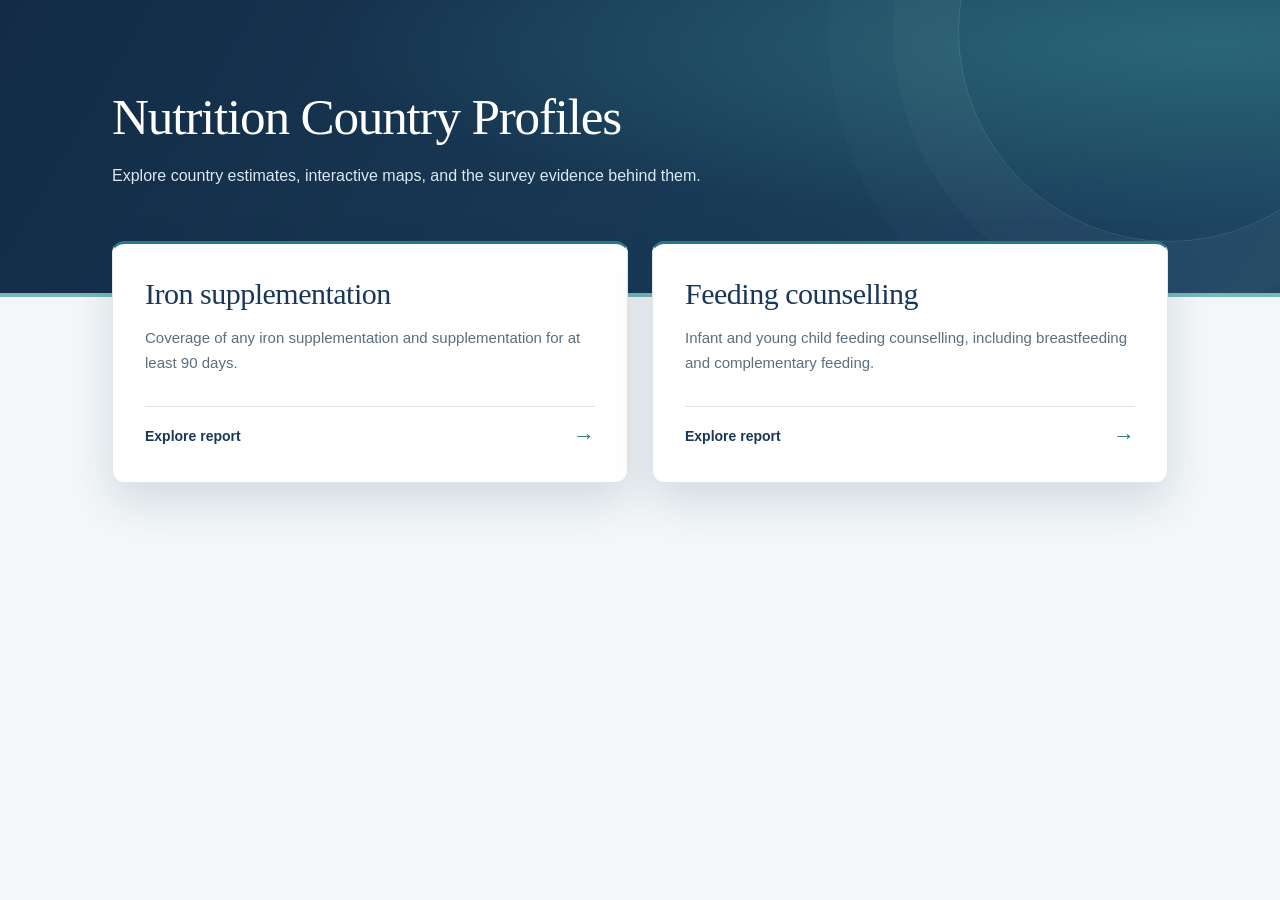
<file: index.html>
<!doctype html>
<html lang="en">
<head>
  <meta charset="utf-8">
  <meta name="viewport" content="width=device-width, initial-scale=1">
  <meta name="description" content="Explore country profiles on iron supplementation and infant and young child feeding counselling.">
  <meta name="theme-color" content="#193858">
  <title>Nutrition Country Profiles</title>
  <link rel="stylesheet" href="site.css">
</head>
<body>
  <a class="skip-link" href="#profiles">Skip to reports</a>
  <header class="hero">
    <div class="container">
      <h1>Nutrition Country Profiles</h1>
      <p>Explore country estimates, interactive maps, and the survey evidence behind them.</p>
    </div>
  </header>
  <main id="profiles" class="container" aria-label="Country profile reports">
    <div class="profile-grid">
      <a class="profile-card" href="iron_country_profiles_20260917_astra.html">
        <h2>Iron supplementation</h2>
        <p>Coverage of any iron supplementation and supplementation for at least 90 days.</p>
        <span class="card-link">Explore report <span aria-hidden="true">&rarr;</span></span>
      </a>
      <a class="profile-card" href="iycf_country_profiles_2026-09-23_astra_v2.html">
        <h2>Feeding counselling</h2>
        <p>Infant and young child feeding counselling, including breastfeeding and complementary feeding.</p>
        <span class="card-link">Explore report <span aria-hidden="true">&rarr;</span></span>
      </a>
    </div>
  </main>
</body>
</html>
</file>
<file: site.css>
:root{--navy:#193858;--navy-deep:#132b46;--ink:#243b50;--muted:#5b6e7d;--line:#dce6eb;--wash:#f3f7f9;--accent:#267a83;--accent-soft:#77b7b8;--hero:linear-gradient(120deg,#132b46,#1d4562);--hero-glow:radial-gradient(ellipse at 95% 15%,#2a6677 0,transparent 52%)}
*{box-sizing:border-box}
body{margin:0;min-height:100vh;min-height:100svh;display:flex;flex-direction:column;background:var(--wash);color:var(--ink);font:16px/1.65 'Segoe UI',-apple-system,BlinkMacSystemFont,Arial,sans-serif}
.container{width:100%;max-width:1120px;margin:0 auto;padding:0 32px}
.hero{position:relative;overflow:hidden;padding:88px 0 104px;color:white;background:var(--hero-glow),var(--hero);border-bottom:4px solid var(--accent-soft)}
.hero:after{content:'';position:absolute;width:420px;height:420px;right:-100px;top:-180px;border:1px solid #ffffff20;border-radius:50%;box-shadow:0 0 0 65px #ffffff06,0 0 0 130px #ffffff04;pointer-events:none}
.hero .container{position:relative;z-index:1}
h1,h2{font-family:Georgia,'Times New Roman',serif;font-weight:400}
h1{margin:0 0 16px;font-size:clamp(36px,4vw,52px);line-height:1.15;letter-spacing:-1.2px;text-wrap:balance}
.hero p{max-width:640px;margin:0;color:#dce8f0}
main.container{flex:1;padding-top:0;padding-bottom:64px}
.profile-grid{position:relative;z-index:1;display:grid;grid-template-columns:repeat(2,minmax(0,1fr));gap:24px;margin-top:-56px}
.profile-card{display:flex;flex-direction:column;padding:32px;border:1px solid var(--line);border-top:3px solid var(--accent);border-radius:12px;background:white;color:inherit;text-decoration:none;box-shadow:0 18px 44px rgba(19,43,70,.14);transition:border-color .18s ease,box-shadow .18s ease,transform .18s ease}
.profile-card:hover{border-color:#84b1b8;box-shadow:0 24px 52px rgba(19,43,70,.18);transform:translateY(-2px)}
h2{margin:0 0 14px;color:var(--navy);font-size:30px;line-height:1.2;letter-spacing:-.5px}
.profile-card p{margin:0 0 30px;color:var(--muted);font-size:15px}
.card-link{display:flex;justify-content:space-between;align-items:center;min-height:44px;margin-top:auto;padding-top:16px;border-top:1px solid var(--line);color:var(--navy);font-size:14px;font-weight:600}
.card-link span{display:inline-flex;align-items:center;height:24px;font-size:22px;line-height:1;font-weight:400;color:var(--accent);transition:transform .18s ease}
.profile-card:hover .card-link span,.profile-card:focus-visible .card-link span{transform:translateX(4px)}
a:focus-visible{outline:3px solid #b77b22;outline-offset:5px}
.skip-link{position:absolute;left:20px;top:-100px;padding:10px 16px;background:white;color:var(--navy);border-radius:6px;z-index:2}
.skip-link:focus{top:12px}
@media(max-width:640px){.container{padding-left:22px;padding-right:22px}.hero{padding:52px 0 72px}h1{font-size:38px;letter-spacing:-.8px}.hero p{font-size:15px}main.container{padding-bottom:40px}.profile-grid{grid-template-columns:1fr;gap:18px;margin-top:-36px}.profile-card{padding:25px}h2{font-size:27px}.profile-card p{margin-bottom:22px}}
@media(prefers-reduced-motion:reduce){.profile-card,.card-link span{transition:none}.profile-card:hover{transform:none}.profile-card:hover .card-link span,.profile-card:focus-visible .card-link span{transform:none}}
@media print{body{display:block;background:white}.hero{padding:24px 0;background:white;color:var(--navy);border-color:var(--line)}.hero:after{display:none}.hero p{color:var(--muted)}main.container{padding-top:24px}.profile-grid{margin-top:0}.profile-card{box-shadow:none;break-inside:avoid}}
</file>
